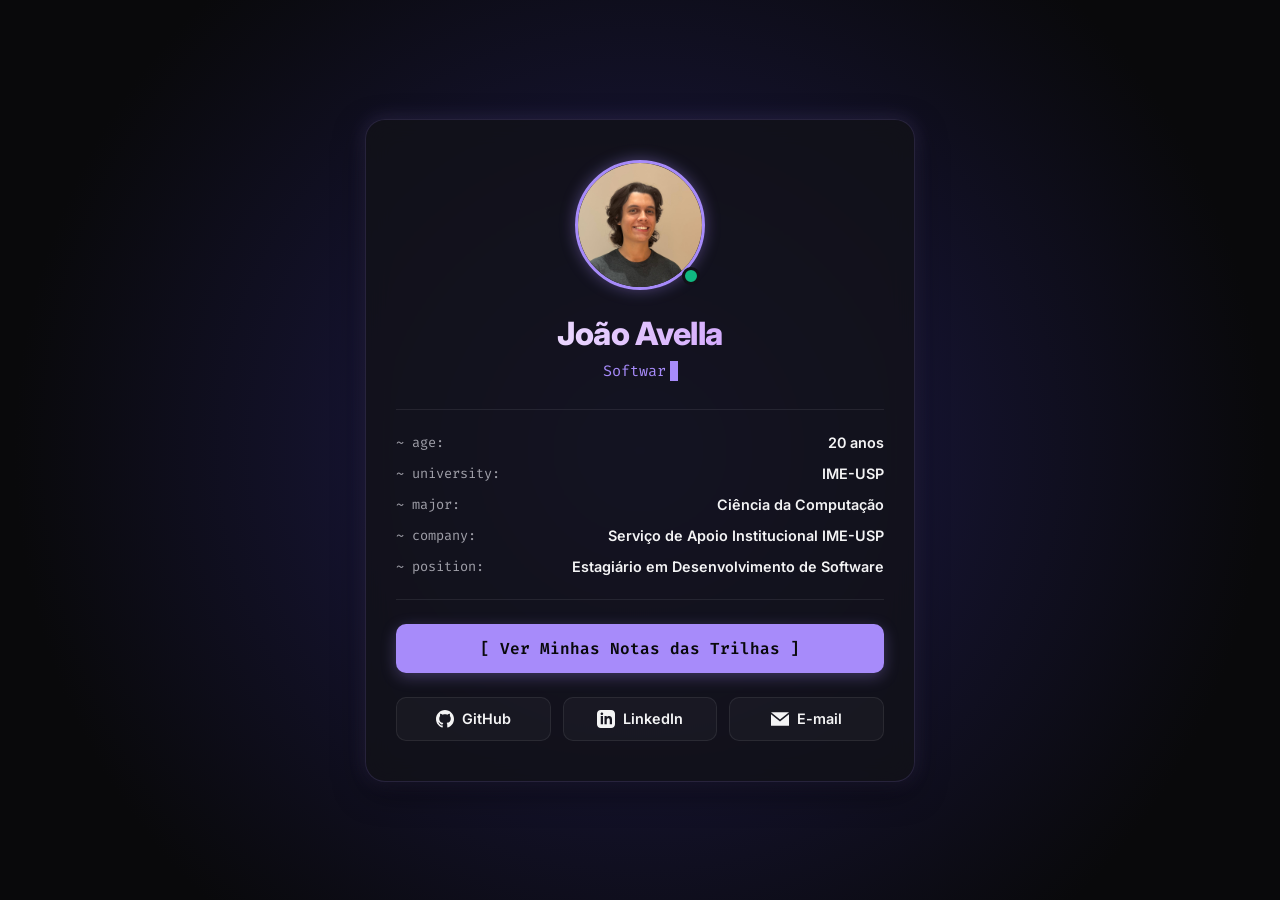
<file: index.html>
<!DOCTYPE html>
<html lang="pt-BR">
<head>
    <meta charset="UTF-8">
    <meta name="viewport" content="width=device-width, initial-scale=1.0">
    <title>Meu Portfólio</title>
    <!-- Fontes do Google -->
    <link rel="preconnect" href="https://fonts.googleapis.com">
    <link rel="preconnect" href="https://fonts.gstatic.com" crossorigin>
    <link href="https://fonts.googleapis.com/css2?family=Fira+Code:wght@400;600&family=Inter:wght@300;400;600;800&display=swap" rel="stylesheet">
    
    <!-- Link para o arquivo CSS externo -->
    <link rel="stylesheet" href="src/css/style.css">
    
    <!-- Link para o script Javascript (defer garante que o script carregue após o HTML) -->
    <script src="src/js/script.js" defer></script>
</head>
<body>

    <div class="portfolio-card">
        <!-- Foto de Perfil -->
        <div class="profile-container">
            <img src="src/img/foto.jpg" alt="Foto de Perfil" class="profile-img" onerror="this.src='https://placehold.co/150/121214/a78bfa?text=Dev'">
            <div class="status-dot"></div>
        </div>

        <!-- Nome -->
        <h1 class="profile-name">João Avella</h1>
        
        <!-- Cargo/Subtítulo com efeito de máquina de escrever -->
        <div class="profile-title">
            <span id="typewriter"></span><span class="cursor">&nbsp;</span>
        </div>

        <!-- Seção de Informações Gerais -->
        <div class="info-section">
            <div class="info-row">
                <span class="info-label">~ age:</span>
                <span class="info-value">20 anos</span>
            </div>
            <div class="info-row">
                <span class="info-label">~ university:</span>
                <span class="info-value">IME-USP</span>
            </div>
            <div class="info-row">
                <span class="info-label">~ major:</span>
                <span class="info-value">Ciência da Computação</span>
            </div>
            <div class="info-row">
                <span class="info-label">~ company:</span>
                <span class="info-value">Serviço de Apoio Institucional IME-USP</span>
            </div>
            <div class="info-row">
                <span class="info-label">~ position:</span>
                <span class="info-value">Estagiário em Desenvolvimento de Software</span>
            </div>
        </div>

        <!-- Botão Destaque para o Blog / Trilhas -->
        <a href="blog.html" class="btn-blog">
            <span>[ Ver Minhas Notas das Trilhas ]</span>
        </a>

        <!-- Botões Sociais -->
        <div class="social-links">
            <!-- GitHub -->
            <a href="https://github.com/joaoavella" target="_blank" class="btn-social">
                <svg viewBox="0 0 24 24">
                    <path d="M12 0c-6.626 0-12 5.373-12 12 0 5.302 3.438 9.8 8.207 11.387.599.111.793-.261.793-.577v-2.234c-3.338.726-4.033-1.416-4.033-1.416-.546-1.387-1.333-1.756-1.333-1.756-1.089-.745.083-.729.083-.729 1.205.084 1.839 1.237 1.839 1.237 1.07 1.834 2.807 1.304 3.492.997.107-.775.418-1.305.762-1.604-2.665-.305-5.467-1.334-5.467-5.931 0-1.311.469-2.381 1.236-3.221-.124-.303-.535-1.524.117-3.176 0 0 1.008-.322 3.301 1.23.957-.266 1.983-.399 3.003-.404 1.02.005 2.047.138 3.006.404 2.291-1.552 3.297-1.23 3.297-1.23.653 1.653.242 2.874.118 3.176.77.84 1.235 1.911 1.235 3.221 0 4.609-2.807 5.624-5.479 5.921.43.372.823 1.102.823 2.222v3.293c0 .319.192.694.801.576 4.765-1.589 8.199-6.086 8.199-11.386 0-6.627-5.373-12-12-12z"/>
                </svg>
                GitHub
            </a>

            <!-- LinkedIn -->
            <a href="https://linkedin.com/in/joão-avella-1aa566244" target="_blank" class="btn-social">
                <svg viewBox="0 0 24 24">
                    <path d="M19 0h-14c-2.761 0-5 2.239-5 5v14c0 2.761 2.239 5 5 5h14c2.762 0 5-2.239 5-5v-14c0-2.761-2.238-5-5-5zm-11 19h-3v-11h3v11zm-1.5-12.268c-.966 0-1.75-.779-1.75-1.75s.784-1.75 1.75-1.75 1.75.779 1.75 1.75-.784 1.75-1.75 1.75zm13.5 12.268h-3v-5.604c0-3.368-4-3.113-4 0v5.604h-3v-11h3v1.765c1.396-2.586 7-2.777 7 2.476v6.759z"/>
                </svg>
                LinkedIn
            </a>

            <!-- E-mail -->
            <a href="mailto:joaoavella@usp.br" class="btn-social">
                <svg viewBox="0 0 24 24">
                    <path d="M12 12.713l-11.985-9.713h23.97l-11.985 9.713zm0 2.574l12-9.725v15.438h-24v-15.438l12 9.725z"/>
                </svg>
                E-mail
            </a>
        </div>
    </div>

</body>
</html>
</file>
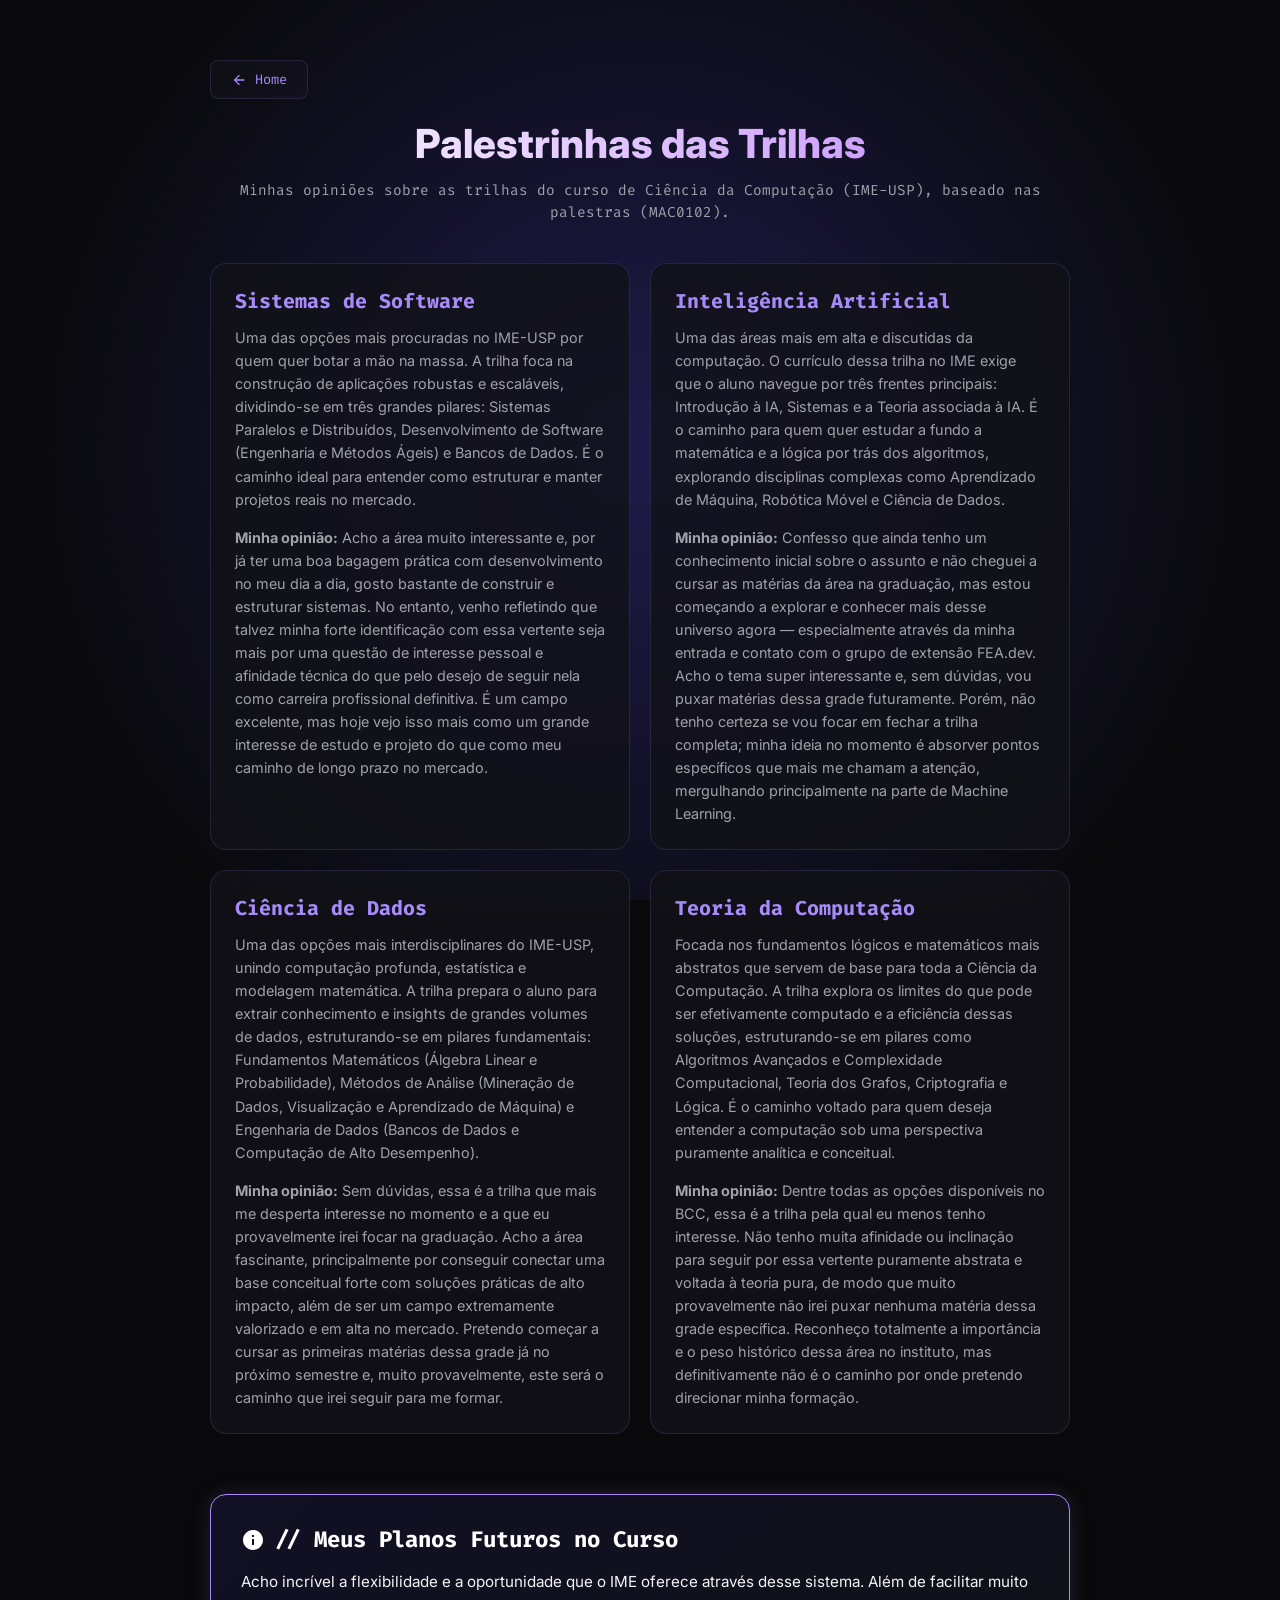
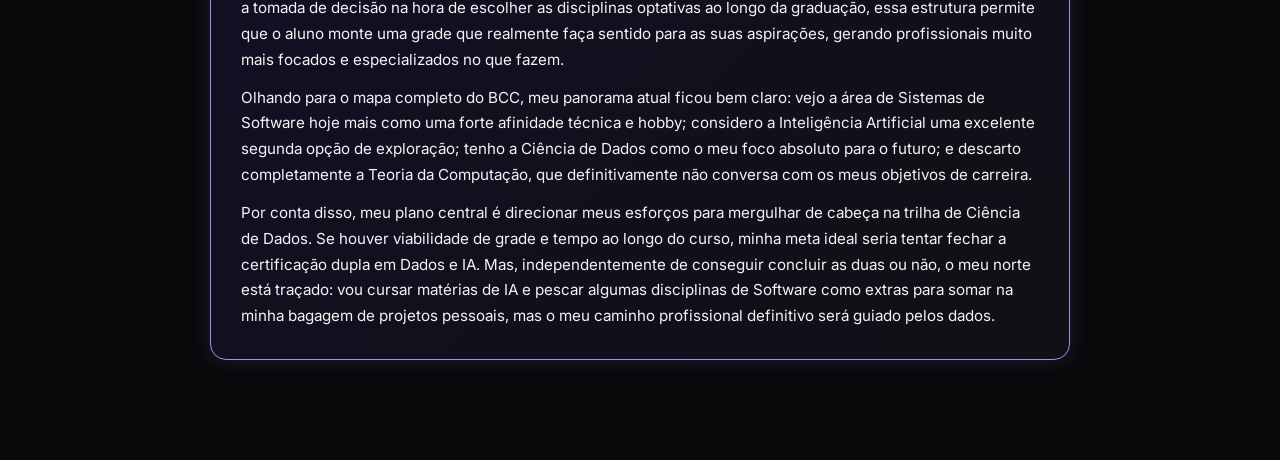
<file: blog.html>
<!DOCTYPE html>
<html lang="pt-BR">
<head>
    <meta charset="UTF-8">
    <meta name="viewport" content="width=device-width, initial-scale=1.0">
    <title>Minhas Anotações - Trilhas do BCC</title>
    <!-- Fontes do Google -->
    <link rel="preconnect" href="https://fonts.googleapis.com">
    <link rel="preconnect" href="https://fonts.gstatic.com" crossorigin>
    <link href="https://fonts.googleapis.com/css2?family=Fira+Code:wght@400;600&family=Inter:wght@300;400;600;800&display=swap" rel="stylesheet">
    
    <!-- CSS unificado -->
    <link rel="stylesheet" href="src/css/style.css">
</head>
<body>

    <div class="container">
        <!-- Botão Voltar para o Perfil -->
        <a href="index.html" class="btn-back">
            <svg viewBox="0 0 24 24" style="width:16px; height:16px; fill:currentColor; vertical-align:middle;">
                <path d="M20 11H7.83l5.59-5.59L12 4l-8 8 8 8 1.41-1.41L7.83 13H20v-2z"/>
            </svg>
            Home
        </a>

        <!-- Header da Página -->
        <header class="blog-header">
            <h1>Palestrinhas das Trilhas</h1>
            <p>Minhas opiniões sobre as trilhas do curso de Ciência da Computação (IME-USP), baseado nas palestras (MAC0102).</p>
        </header>

        <!-- Grid de Cards de cada Trilha -->
        <main class="blog-grid">
            
            <!-- Trilha 1 -->
            <article class="blog-card">
                <h2 class="blog-card-title">Sistemas de Software</h2>
                <p class="blog-card-text">
                    Uma das opções mais procuradas no IME-USP por quem quer botar a mão na massa. A trilha foca na construção de aplicações robustas e escaláveis, dividindo-se em três grandes pilares: Sistemas Paralelos e Distribuídos, Desenvolvimento de Software (Engenharia e Métodos Ágeis) e Bancos de Dados. É o caminho ideal para entender como estruturar e manter projetos reais no mercado.
                </p>
                <p class="blog-card-text" style="margin-top: 15px;">
                    <strong>Minha opinião:</strong> Acho a área muito interessante e, por já ter uma boa bagagem prática com desenvolvimento no meu dia a dia, gosto bastante de construir e estruturar sistemas. No entanto, venho refletindo que talvez minha forte identificação com essa vertente seja mais por uma questão de interesse pessoal e afinidade técnica do que pelo desejo de seguir nela como carreira profissional definitiva. É um campo excelente, mas hoje vejo isso mais como um grande interesse de estudo e projeto do que como meu caminho de longo prazo no mercado.
                </p>
            </article>

            <!-- Trilha 2 -->
            <article class="blog-card">
                <h2 class="blog-card-title">Inteligência Artificial</h2>
                <p class="blog-card-text">
                    Uma das áreas mais em alta e discutidas da computação. O currículo dessa trilha no IME exige que o aluno navegue por três frentes principais: Introdução à IA, Sistemas e a Teoria associada à IA. É o caminho para quem quer estudar a fundo a matemática e a lógica por trás dos algoritmos, explorando disciplinas complexas como Aprendizado de Máquina, Robótica Móvel e Ciência de Dados.
                </p>
                <p class="blog-card-text" style="margin-top: 15px;">
                    <strong>Minha opinião:</strong> Confesso que ainda tenho um conhecimento inicial sobre o assunto e não cheguei a cursar as matérias da área na graduação, mas estou começando a explorar e conhecer mais desse universo agora — especialmente através da minha entrada e contato com o grupo de extensão FEA.dev. Acho o tema super interessante e, sem dúvidas, vou puxar matérias dessa grade futuramente. Porém, não tenho certeza se vou focar em fechar a trilha completa; minha ideia no momento é absorver pontos específicos que mais me chamam a atenção, mergulhando principalmente na parte de Machine Learning.
                </p>
            </article>

            <!-- Trilha 3 -->
            <article class="blog-card">
                <h2 class="blog-card-title">Ciência de Dados</h2>
                <p class="blog-card-text">
                    Uma das opções mais interdisciplinares do IME-USP, unindo computação profunda, estatística e modelagem matemática. A trilha prepara o aluno para extrair conhecimento e insights de grandes volumes de dados, estruturando-se em pilares fundamentais: Fundamentos Matemáticos (Álgebra Linear e Probabilidade), Métodos de Análise (Mineração de Dados, Visualização e Aprendizado de Máquina) e Engenharia de Dados (Bancos de Dados e Computação de Alto Desempenho). 
                </p>
                <p class="blog-card-text" style="margin-top: 15px;">
                    <strong>Minha opinião:</strong> Sem dúvidas, essa é a trilha que mais me desperta interesse no momento e a que eu provavelmente irei focar na graduação. Acho a área fascinante, principalmente por conseguir conectar uma base conceitual forte com soluções práticas de alto impacto, além de ser um campo extremamente valorizado e em alta no mercado. Pretendo começar a cursar as primeiras matérias dessa grade já no próximo semestre e, muito provavelmente, este será o caminho que irei seguir para me formar.
                </p>
            </article>

            <!-- Trilha 4 -->
            <article class="blog-card">
                <h2 class="blog-card-title">Teoria da Computação</h2>
                <p class="blog-card-text">
                    Focada nos fundamentos lógicos e matemáticos mais abstratos que servem de base para toda a Ciência da Computação. A trilha explora os limites do que pode ser efetivamente computado e a eficiência dessas soluções, estruturando-se em pilares como Algoritmos Avançados e Complexidade Computacional, Teoria dos Grafos, Criptografia e Lógica. É o caminho voltado para quem deseja entender a computação sob uma perspectiva puramente analítica e conceitual.
                </p>
                <p class="blog-card-text" style="margin-top: 15px;">
                    <strong>Minha opinião:</strong> Dentre todas as opções disponíveis no BCC, essa é a trilha pela qual eu menos tenho interesse. Não tenho muita afinidade ou inclinação para seguir por essa vertente puramente abstrata e voltada à teoria pura, de modo que muito provavelmente não irei puxar nenhuma matéria dessa grade específica. Reconheço totalmente a importância e o peso histórico dessa área no instituto, mas definitivamente não é o caminho por onde pretendo direcionar minha formação.
                </p>
            </article>

        </main>

        <!-- Card de Destaque: Planos Futuros -->
        <section class="future-card">
            <h2 class="future-card-title">
                <svg viewBox="0 0 24 24" style="width:24px; height:24px; fill:currentColor;">
                    <path d="M12 2C6.48 2 2 6.48 2 12s4.48 10 10 10 10-4.48 10-10S17.52 2 12 2zm1 15h-2v-6h2v6zm0-8h-2V7h2v2z"/>
                </svg>
                // Meus Planos Futuros no Curso
            </h2>
            <p class="future-card-text">
                Acho incrível a flexibilidade e a oportunidade que o IME oferece através desse sistema. Além de facilitar muito a tomada de decisão na hora de escolher as disciplinas optativas ao longo da graduação, essa estrutura permite que o aluno monte uma grade que realmente faça sentido para as suas aspirações, gerando profissionais muito mais focados e especializados no que fazem. 
            </p>
            <p class="future-card-text" style="margin-top: 12px;">
                Olhando para o mapa completo do BCC, meu panorama atual ficou bem claro: vejo a área de Sistemas de Software hoje mais como uma forte afinidade técnica e hobby; considero a Inteligência Artificial uma excelente segunda opção de exploração; tenho a Ciência de Dados como o meu foco absoluto para o futuro; e descarto completamente a Teoria da Computação, que definitivamente não conversa com os meus objetivos de carreira.
            </p>
            <p class="future-card-text" style="margin-top: 12px;">
                Por conta disso, meu plano central é direcionar meus esforços para mergulhar de cabeça na trilha de Ciência de Dados. Se houver viabilidade de grade e tempo ao longo do curso, minha meta ideal seria tentar fechar a certificação dupla em Dados e IA. Mas, independentemente de conseguir concluir as duas ou não, o meu norte está traçado: vou cursar matérias de IA e pescar algumas disciplinas de Software como extras para somar na minha bagagem de projetos pessoais, mas o meu caminho profissional definitivo será guiado pelos dados.
            </p>
        </section>
    </div>

</body>
</html>
</file>
<file: src/css/style.css>
:root {
    --bg-color: #09090b; /* Preto profundo */
    --card-bg: rgba(18, 18, 24, 0.8); /* Fundo do card translúcido */
    --accent-color: #a78bfa; /* Violeta gótico/neon */
    --accent-hover: #c084fc; 
    --text-main: #f4f4f5; /* Branco acinzentado */
    --text-muted: #a1a1aa; /* Cinza para textos secundários */
    --border-color: rgba(167, 139, 250, 0.15); /* Borda sutil com tom roxo */
    --glow-shadow: 0 0 20px rgba(167, 139, 250, 0.2);
}

* {
    box-sizing: border-box;
    margin: 0;
    padding: 0;
}

body {
    background-color: var(--bg-color);
    color: var(--text-main);
    font-family: 'Inter', sans-serif;
    min-height: 100vh;
    display: flex;
    justify-content: center;
    align-items: center;
    padding: 20px;
    background-image: radial-gradient(circle at 50% 50%, #1e1b4b 0%, #09090b 80%);
    background-attachment: fixed;
}

/* CONTAINER GERAL DO BLOG */
.container {
    width: 100%;
    max-width: 900px;
    margin: 40px auto;
    padding: 0 20px;
    display: flex;
    flex-direction: column;
}

/* HEADER DO BLOG */
.blog-header {
    text-align: center;
    margin-bottom: 40px;
}

.blog-header h1 {
    font-size: 2.5rem;
    font-weight: 800;
    background: linear-gradient(to right, #ffffff, #c084fc);
    -webkit-background-clip: text;
    -webkit-text-fill-color: transparent;
    margin-bottom: 12px;
}

.blog-header p {
    color: var(--text-muted);
    font-family: 'Fira Code', monospace;
    font-size: 0.9rem;
    line-height: 1.5;
}

/* GRID DO BLOG */
.blog-grid {
    display: grid;
    grid-template-columns: repeat(auto-fit, minmax(280px, 1fr));
    gap: 20px;
    margin-bottom: 30px;
}

/* CARDS DE TRILHAS */
.blog-card {
    background: var(--card-bg);
    border: 1px solid var(--border-color);
    border-radius: 16px;
    padding: 24px;
    backdrop-filter: blur(12px);
    -webkit-backdrop-filter: blur(12px);
    transition: transform 0.3s ease, box-shadow 0.3s ease;
    text-align: left;
}

.blog-card:hover {
    transform: translateY(-4px);
    box-shadow: 0 10px 25px rgba(0,0,0,0.5), 0 0 15px rgba(167, 139, 250, 0.25);
}

.blog-card-title {
    font-size: 1.25rem;
    color: var(--accent-color);
    font-family: 'Fira Code', monospace;
    margin-bottom: 12px;
}

.blog-card-text {
    font-size: 0.9rem;
    color: var(--text-muted);
    line-height: 1.6;
}

/* CARD DE DESTACADOS: PLANOS FUTUROS */
.future-card {
    background: linear-gradient(135deg, rgba(30, 27, 75, 0.4) 0%, rgba(18, 18, 24, 0.8) 100%);
    border: 1px solid var(--accent-color);
    box-shadow: 0 0 20px rgba(167, 139, 250, 0.15);
    border-radius: 16px;
    padding: 30px;
    margin-top: 30px;
    margin-bottom: 40px;
    text-align: left;
}

.future-card-title {
    font-size: 1.4rem;
    color: #ffffff;
    font-family: 'Fira Code', monospace;
    font-weight: 700;
    margin-bottom: 15px;
    display: flex;
    align-items: center;
    gap: 10px;
}

.future-card-text {
    font-size: 0.95rem;
    color: var(--text-main);
    line-height: 1.7;
}

/* BOTÃO VOLTAR */
.btn-back {
    align-self: flex-start;
    display: inline-flex;
    align-items: center;
    gap: 8px;
    padding: 10px 20px;
    border-radius: 8px;
    color: var(--accent-color);
    background: rgba(255, 255, 255, 0.02);
    border: 1px solid var(--border-color);
    text-decoration: none;
    font-family: 'Fira Code', monospace;
    font-size: 0.85rem;
    transition: all 0.2s ease;
    margin-bottom: 20px;
}

.btn-back:hover {
    background: var(--accent-color);
    color: var(--bg-color);
    box-shadow: 0 0 15px rgba(167, 139, 250, 0.4);
    transform: translateX(-4px);
}

/* CARD DO PERFIL (PÁGINA PRINCIPAL) */
.portfolio-card {
    background: var(--card-bg);
    border: 1px solid var(--border-color);
    border-radius: 20px;
    width: 100%;
    max-width: 550px;
    padding: 40px 30px;
    box-shadow: 0 10px 30px rgba(0, 0, 0, 0.5), var(--glow-shadow);
    backdrop-filter: blur(12px);
    -webkit-backdrop-filter: blur(12px);
    text-align: center;
    transition: transform 0.3s ease, box-shadow 0.3s ease;
}

.portfolio-card:hover {
    transform: translateY(-4px);
    box-shadow: 0 15px 35px rgba(0, 0, 0, 0.6), 0 0 25px rgba(167, 139, 250, 0.35);
}

/* FOTO DE PERFIL */
.profile-container {
    position: relative;
    width: 130px;
    height: 130px;
    margin: 0 auto 24px auto;
}

.profile-img {
    width: 100%;
    height: 100%;
    border-radius: 50%;
    object-fit: cover;
    border: 3px solid var(--accent-color);
    box-shadow: 0 0 15px rgba(167, 139, 250, 0.4);
}

.status-dot {
    position: absolute;
    bottom: 5px;
    right: 5px;
    width: 18px;
    height: 18px;
    background-color: #10b981;
    border: 3px solid #121218;
    border-radius: 50%;
}

.profile-name {
    font-size: 2rem;
    font-weight: 800;
    letter-spacing: -0.5px;
    margin-bottom: 8px;
    background: linear-gradient(to right, #ffffff, #c084fc);
    -webkit-background-clip: text;
    -webkit-text-fill-color: transparent;
}

.profile-title {
    font-family: 'Fira Code', monospace;
    font-size: 0.95rem;
    color: var(--accent-color);
    margin-bottom: 24px;
    min-height: 24px;
}

/* INFORMAÇÕES DO PERFIL */
.info-section {
    border-top: 1px solid rgba(255, 255, 255, 0.08);
    border-bottom: 1px solid rgba(255, 255, 255, 0.08);
    padding: 24px 0;
    margin-bottom: 24px;
    display: flex;
    flex-direction: column;
    gap: 14px;
    text-align: left;
}

.info-row {
    display: flex;
    justify-content: space-between;
    align-items: center;
    font-size: 0.9rem;
}

.info-label {
    font-family: 'Fira Code', monospace;
    color: var(--text-muted);
    font-size: 0.85rem;
}

.info-value {
    font-weight: 600;
    color: var(--text-main);
}

/* BOTÃO DE LINK PARA O BLOG */
.btn-blog {
    display: block;
    width: 100%;
    padding: 14px;
    border-radius: 10px;
    background: var(--accent-color);
    color: var(--bg-color);
    font-family: 'Fira Code', monospace;
    font-weight: 600;
    text-decoration: none;
    margin-bottom: 24px;
    transition: all 0.3s ease;
    box-shadow: 0 4px 15px rgba(167, 139, 250, 0.3);
}

.btn-blog:hover {
    background: var(--accent-hover);
    box-shadow: 0 6px 20px rgba(167, 139, 250, 0.5);
    transform: scale(1.02);
}

/* LINKS SOCIAIS (INDEX) */
.social-links {
    display: grid;
    grid-template-columns: repeat(auto-fit, minmax(130px, 1fr));
    gap: 12px;
}

.btn-social {
    display: inline-flex;
    align-items: center;
    justify-content: center;
    gap: 8px;
    padding: 12px 16px;
    border-radius: 10px;
    font-size: 0.9rem;
    font-weight: 600;
    text-decoration: none;
    color: var(--text-main);
    background: rgba(255, 255, 255, 0.03);
    border: 1px solid rgba(255, 255, 255, 0.08);
    transition: all 0.2s ease;
}

.btn-social:hover {
    background: rgba(167, 139, 250, 0.1);
    border-color: var(--accent-color);
    transform: translateY(-2px);
}

.btn-social svg {
    width: 18px;
    height: 18px;
    fill: currentColor;
}

/* CURSOR ANIMADO */
.cursor {
    display: inline-block;
    width: 8px;
    background-color: var(--accent-color);
    margin-left: 4px;
    animation: blink 0.8s infinite;
}

@keyframes blink {
    0%, 50% { opacity: 1; }
    51%, 100% { opacity: 0; }
}

/* RESPONSIVIDADE */
@media (max-width: 480px) {
    .portfolio-card {
        padding: 30px 20px;
    }
    .profile-name {
        font-size: 1.6rem;
    }
    .social-links {
        grid-template-columns: 1fr;
    }
    .blog-header h1 {
        font-size: 2rem;
    }
}
</file>
